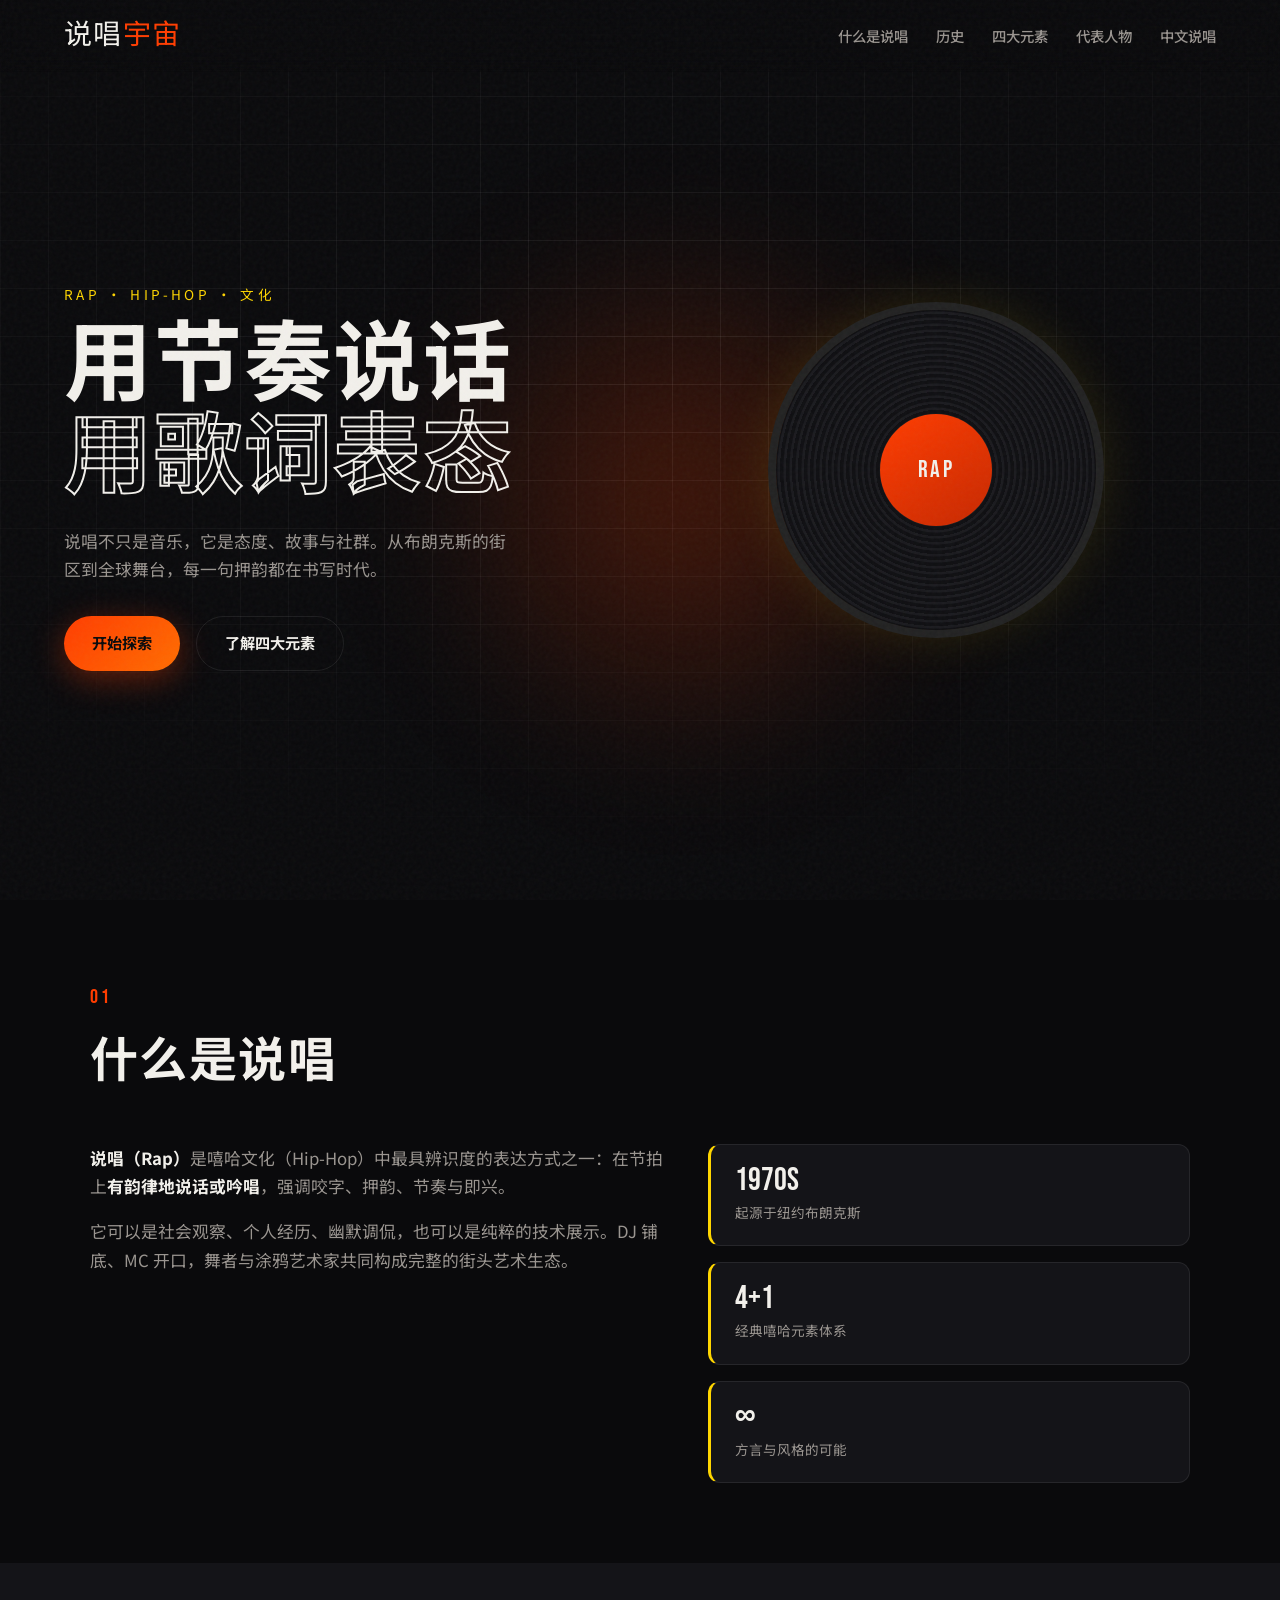
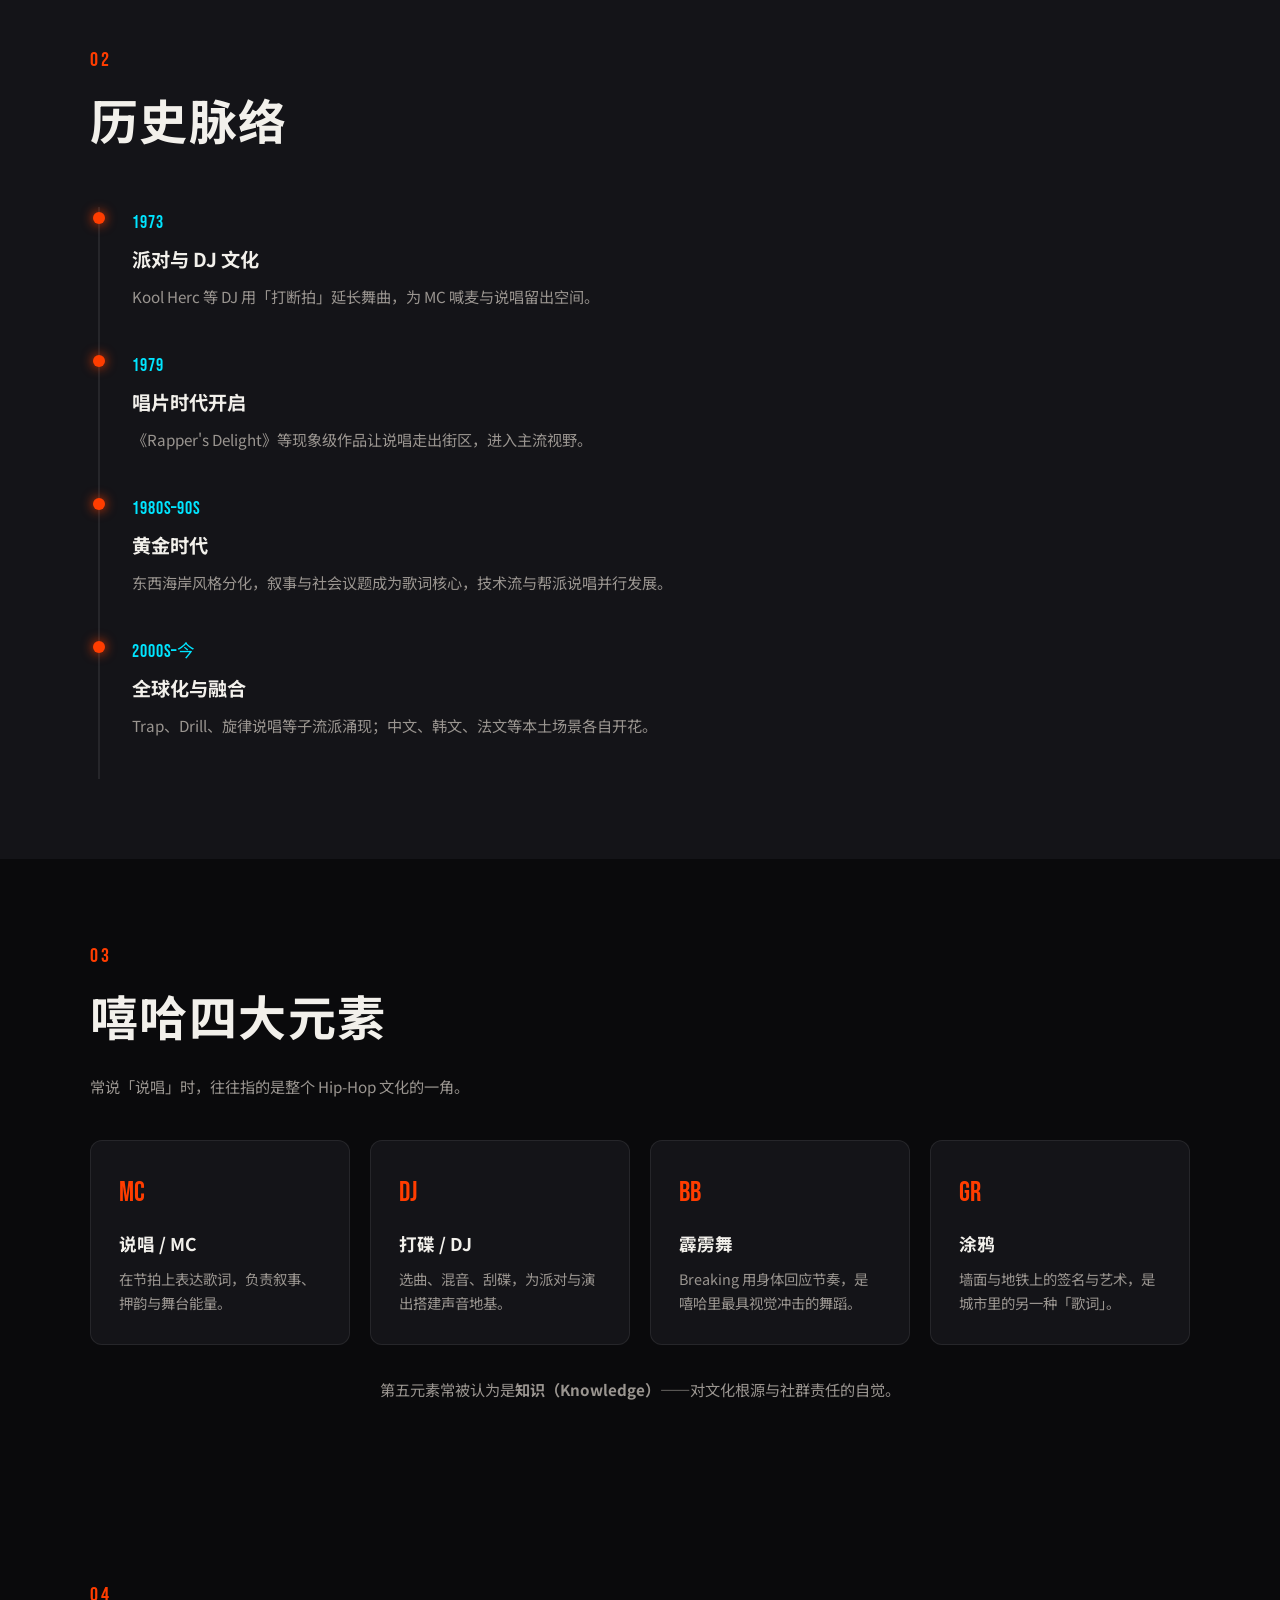
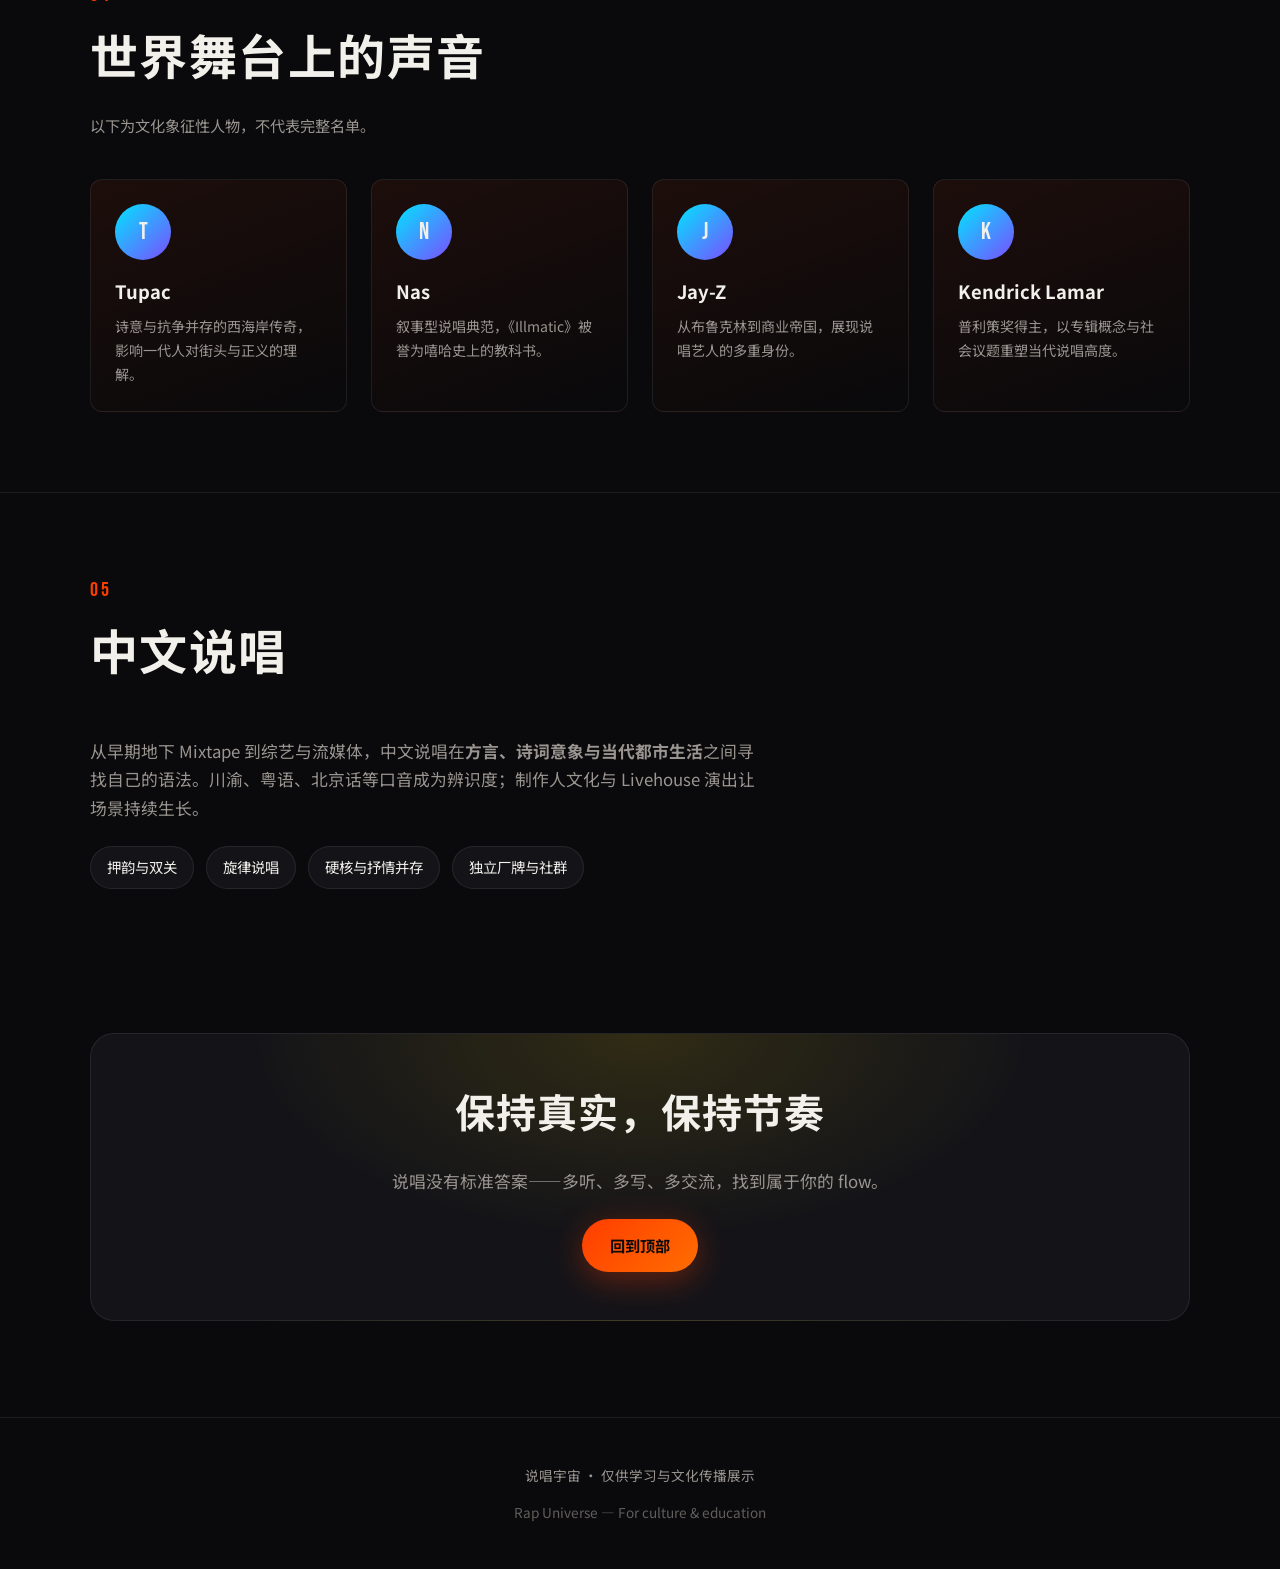
<file: index.html>
<!DOCTYPE html>
<html lang="zh-CN">
<head>
  <meta charset="UTF-8" />
  <meta name="viewport" content="width=device-width, initial-scale=1.0" />
  <meta name="description" content="探索说唱文化——从街头到舞台，节奏、歌词与态度。" />
  <title>说唱宇宙 | Rap Universe</title>
  <link rel="preconnect" href="https://fonts.googleapis.com" />
  <link rel="preconnect" href="https://fonts.gstatic.com" crossorigin />
  <link href="https://fonts.googleapis.com/css2?family=Bebas+Neue&family=Noto+Sans+SC:wght@400;500;700;900&display=swap" rel="stylesheet" />
  <link rel="stylesheet" href="styles.css" />
</head>
<body>
  <div class="noise" aria-hidden="true"></div>

  <header class="site-header">
    <a class="logo" href="#top">说唱<span>宇宙</span></a>
    <nav class="nav" aria-label="主导航">
      <a href="#about">什么是说唱</a>
      <a href="#history">历史</a>
      <a href="#elements">四大元素</a>
      <a href="#artists">代表人物</a>
      <a href="#china">中文说唱</a>
    </nav>
    <button class="nav-toggle" type="button" aria-label="打开菜单" aria-expanded="false">
      <span></span><span></span><span></span>
    </button>
  </header>

  <main id="top">
    <section class="hero">
      <div class="hero-bg">
        <div class="hero-grid"></div>
        <div class="hero-glow"></div>
      </div>
      <div class="hero-content">
        <p class="hero-tag">RAP · HIP-HOP · 文化</p>
        <h1>用节奏说话<br /><span class="outline">用歌词表态</span></h1>
        <p class="hero-lead">
          说唱不只是音乐，它是态度、故事与社群。从布朗克斯的街区到全球舞台，每一句押韵都在书写时代。
        </p>
        <div class="hero-actions">
          <a class="btn btn-primary" href="#about">开始探索</a>
          <a class="btn btn-ghost" href="#elements">了解四大元素</a>
        </div>
      </div>
      <div class="hero-visual" aria-hidden="true">
        <div class="vinyl">
          <div class="vinyl-label">RAP</div>
        </div>
      </div>
    </section>

    <section id="about" class="section about">
      <div class="container">
        <div class="section-head">
          <span class="section-num">01</span>
          <h2>什么是说唱</h2>
        </div>
        <div class="about-grid">
          <div class="about-text">
            <p>
              <strong>说唱（Rap）</strong>是嘻哈文化（Hip-Hop）中最具辨识度的表达方式之一：在节拍上<strong>有韵律地说话或吟唱</strong>，强调咬字、押韵、节奏与即兴。
            </p>
            <p>
              它可以是社会观察、个人经历、幽默调侃，也可以是纯粹的技术展示。DJ 铺底、MC 开口，舞者与涂鸦艺术家共同构成完整的街头艺术生态。
            </p>
          </div>
          <ul class="stat-cards">
            <li>
              <span class="stat-value">1970s</span>
              <span class="stat-label">起源于纽约布朗克斯</span>
            </li>
            <li>
              <span class="stat-value">4+1</span>
              <span class="stat-label">经典嘻哈元素体系</span>
            </li>
            <li>
              <span class="stat-value">∞</span>
              <span class="stat-label">方言与风格的可能</span>
            </li>
          </ul>
        </div>
      </div>
    </section>

    <section id="history" class="section history">
      <div class="container">
        <div class="section-head">
          <span class="section-num">02</span>
          <h2>历史脉络</h2>
        </div>
        <ol class="timeline">
          <li>
            <time>1973</time>
            <h3>派对与 DJ 文化</h3>
            <p>Kool Herc 等 DJ 用「打断拍」延长舞曲，为 MC 喊麦与说唱留出空间。</p>
          </li>
          <li>
            <time>1979</time>
            <h3>唱片时代开启</h3>
            <p>《Rapper's Delight》等现象级作品让说唱走出街区，进入主流视野。</p>
          </li>
          <li>
            <time>1980s–90s</time>
            <h3>黄金时代</h3>
            <p>东西海岸风格分化，叙事与社会议题成为歌词核心，技术流与帮派说唱并行发展。</p>
          </li>
          <li>
            <time>2000s–今</time>
            <h3>全球化与融合</h3>
            <p>Trap、Drill、旋律说唱等子流派涌现；中文、韩文、法文等本土场景各自开花。</p>
          </li>
        </ol>
      </div>
    </section>

    <section id="elements" class="section elements">
      <div class="container">
        <div class="section-head">
          <span class="section-num">03</span>
          <h2>嘻哈四大元素</h2>
          <p class="section-sub">常说「说唱」时，往往指的是整个 Hip-Hop 文化的一角。</p>
        </div>
        <div class="cards">
          <article class="card">
            <div class="card-icon">MC</div>
            <h3>说唱 / MC</h3>
            <p>在节拍上表达歌词，负责叙事、押韵与舞台能量。</p>
          </article>
          <article class="card">
            <div class="card-icon">DJ</div>
            <h3>打碟 / DJ</h3>
            <p>选曲、混音、刮碟，为派对与演出搭建声音地基。</p>
          </article>
          <article class="card">
            <div class="card-icon">BB</div>
            <h3>霹雳舞</h3>
            <p>Breaking 用身体回应节奏，是嘻哈里最具视觉冲击的舞蹈。</p>
          </article>
          <article class="card">
            <div class="card-icon">GR</div>
            <h3>涂鸦</h3>
            <p>墙面与地铁上的签名与艺术，是城市里的另一种「歌词」。</p>
          </article>
        </div>
        <p class="elements-note">第五元素常被认为是<strong>知识（Knowledge）</strong>——对文化根源与社群责任的自觉。</p>
      </div>
    </section>

    <section id="artists" class="section artists">
      <div class="container">
        <div class="section-head">
          <span class="section-num">04</span>
          <h2>世界舞台上的声音</h2>
          <p class="section-sub">以下为文化象征性人物，不代表完整名单。</p>
        </div>
        <div class="artist-grid">
          <figure class="artist">
            <div class="artist-avatar" data-initial="T">T</div>
            <figcaption>
              <h3>Tupac</h3>
              <p>诗意与抗争并存的西海岸传奇，影响一代人对街头与正义的理解。</p>
            </figcaption>
          </figure>
          <figure class="artist">
            <div class="artist-avatar" data-initial="N">N</div>
            <figcaption>
              <h3>Nas</h3>
              <p>叙事型说唱典范，《Illmatic》被誉为嘻哈史上的教科书。</p>
            </figcaption>
          </figure>
          <figure class="artist">
            <div class="artist-avatar" data-initial="J">J</div>
            <figcaption>
              <h3>Jay-Z</h3>
              <p>从布鲁克林到商业帝国，展现说唱艺人的多重身份。</p>
            </figcaption>
          </figure>
          <figure class="artist">
            <div class="artist-avatar" data-initial="K">K</div>
            <figcaption>
              <h3>Kendrick Lamar</h3>
              <p>普利策奖得主，以专辑概念与社会议题重塑当代说唱高度。</p>
            </figcaption>
          </figure>
        </div>
      </div>
    </section>

    <section id="china" class="section china">
      <div class="container">
        <div class="section-head">
          <span class="section-num">05</span>
          <h2>中文说唱</h2>
        </div>
        <div class="china-content">
          <p>
            从早期地下 Mixtape 到综艺与流媒体，中文说唱在<strong>方言、诗词意象与当代都市生活</strong>之间寻找自己的语法。川渝、粤语、北京话等口音成为辨识度；制作人文化与 Livehouse 演出让场景持续生长。
          </p>
          <ul class="pill-list">
            <li>押韵与双关</li>
            <li>旋律说唱</li>
            <li>硬核与抒情并存</li>
            <li>独立厂牌与社群</li>
          </ul>
        </div>
      </div>
    </section>

    <section class="section cta">
      <div class="container cta-inner">
        <h2>保持真实，保持节奏</h2>
        <p>说唱没有标准答案——多听、多写、多交流，找到属于你的 flow。</p>
        <a class="btn btn-primary" href="#top">回到顶部</a>
      </div>
    </section>
  </main>

  <footer class="site-footer">
    <p>说唱宇宙 · 仅供学习与文化传播展示</p>
    <p class="footer-en">Rap Universe — For culture &amp; education</p>
  </footer>

  <script src="script.js"></script>
</body>
</html>
</file>
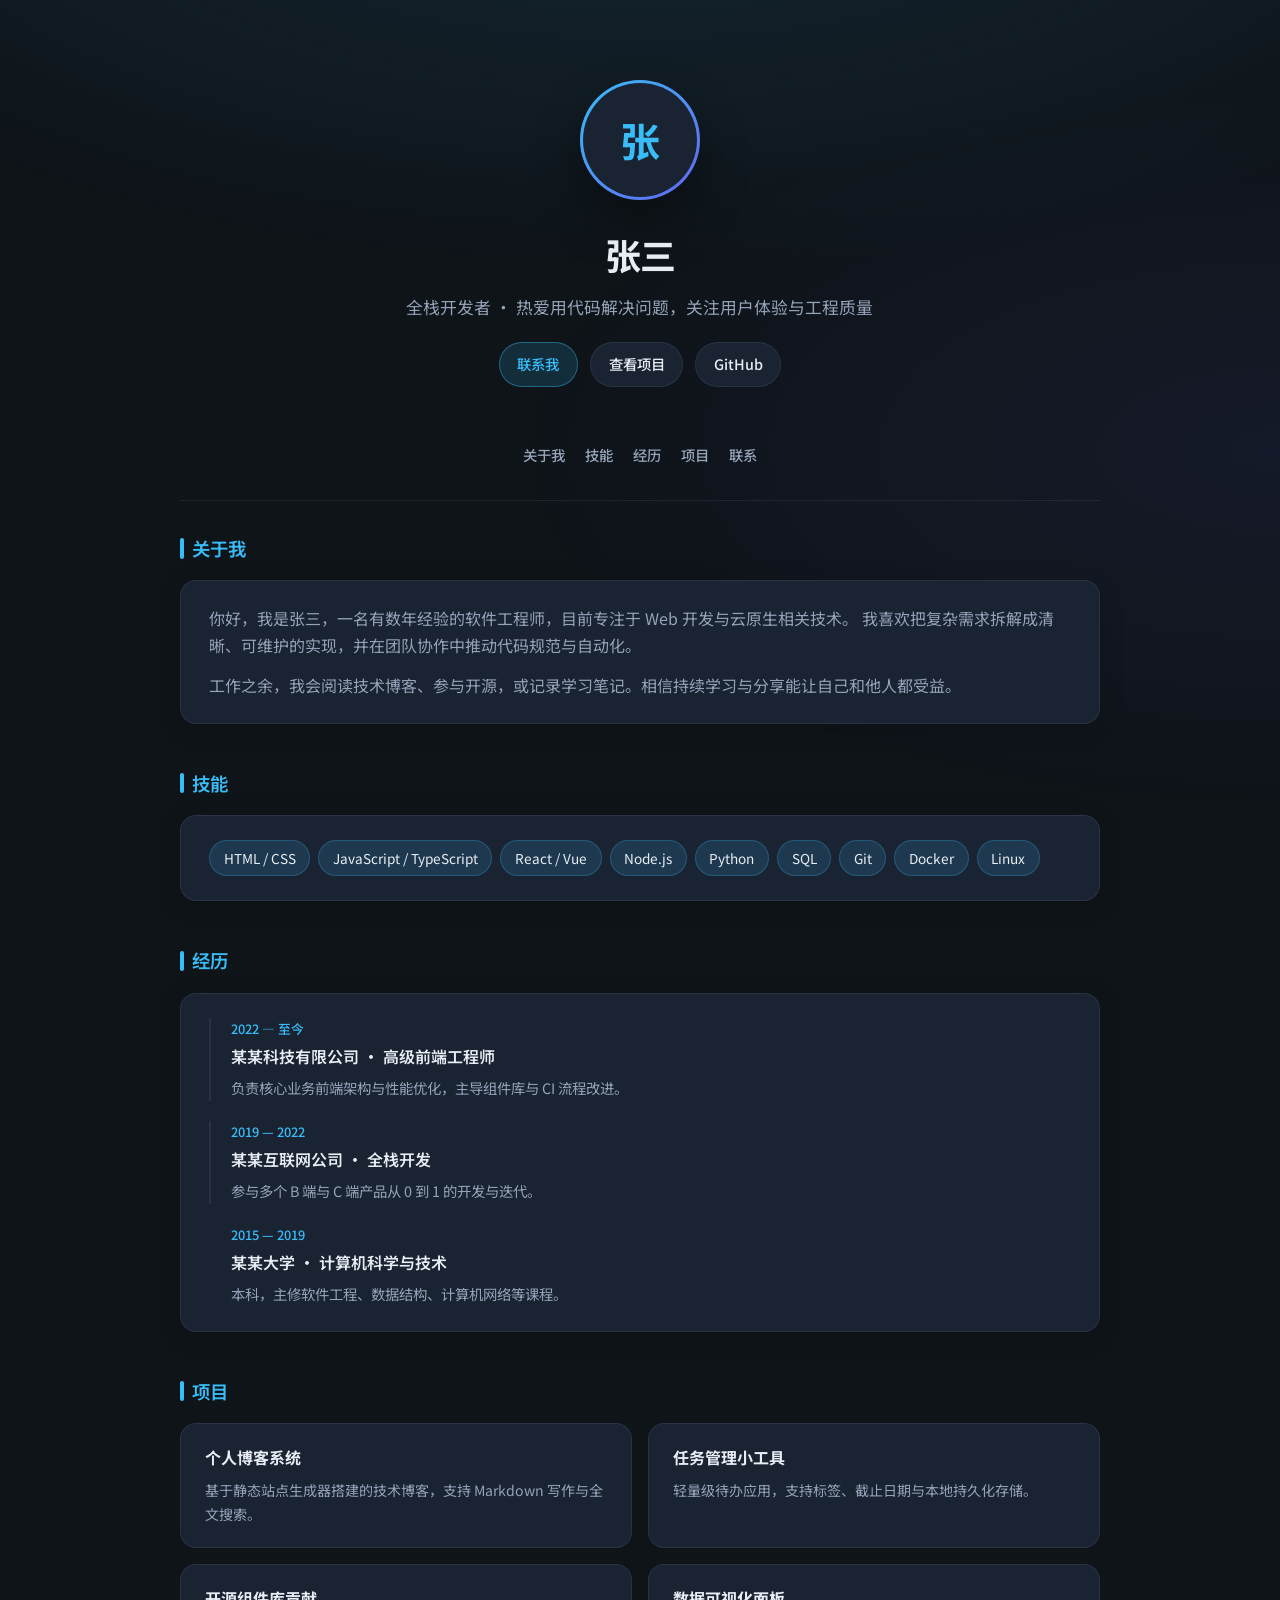
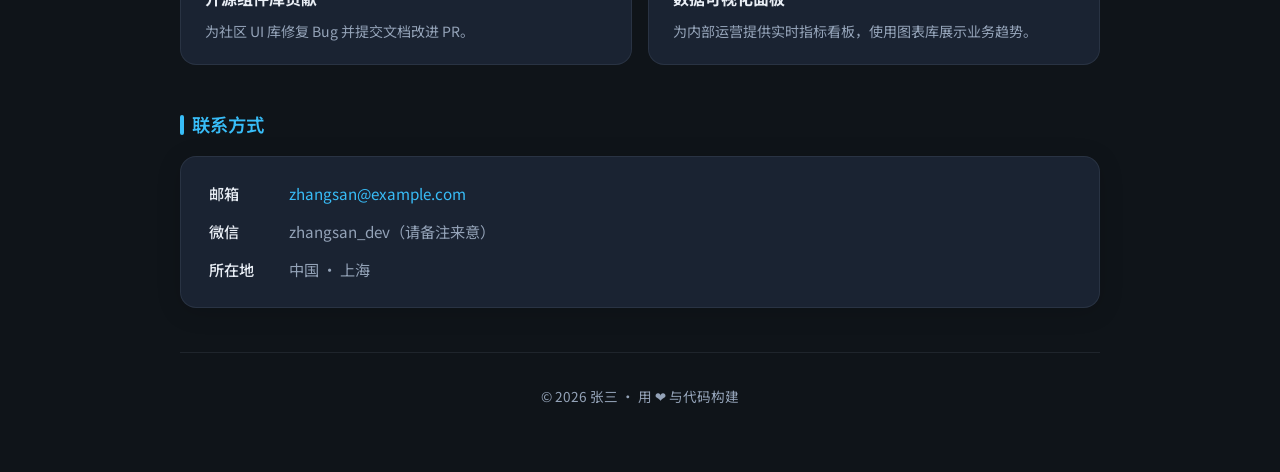
<file: personal-profile.html>
<!DOCTYPE html>
<html lang="zh-CN">
<head>
  <meta charset="UTF-8" />
  <meta name="viewport" content="width=device-width, initial-scale=1.0" />
  <meta name="description" content="个人简介 — 关于我、技能与联系方式" />
  <title>个人简介 | 张三</title>
  <link rel="preconnect" href="https://fonts.googleapis.com" />
  <link rel="preconnect" href="https://fonts.gstatic.com" crossorigin />
  <link href="https://fonts.googleapis.com/css2?family=Noto+Sans+SC:wght@400;500;600;700&display=swap" rel="stylesheet" />
  <style>
    :root {
      --bg: #0f1419;
      --surface: #1a2332;
      --surface-hover: #243044;
      --text: #e8edf4;
      --text-muted: #94a3b8;
      --accent: #38bdf8;
      --accent-soft: rgba(56, 189, 248, 0.15);
      --border: rgba(148, 163, 184, 0.12);
      --radius: 16px;
      --shadow: 0 24px 48px rgba(0, 0, 0, 0.35);
      --max-width: 960px;
    }

    * {
      box-sizing: border-box;
      margin: 0;
      padding: 0;
    }

    html {
      scroll-behavior: smooth;
    }

    body {
      font-family: "Noto Sans SC", system-ui, sans-serif;
      background: var(--bg);
      color: var(--text);
      line-height: 1.7;
      min-height: 100vh;
    }

    body::before {
      content: "";
      position: fixed;
      inset: 0;
      background:
        radial-gradient(ellipse 80% 50% at 50% -20%, rgba(56, 189, 248, 0.12), transparent),
        radial-gradient(ellipse 60% 40% at 100% 50%, rgba(99, 102, 241, 0.08), transparent);
      pointer-events: none;
      z-index: -1;
    }

    a {
      color: var(--accent);
      text-decoration: none;
      transition: opacity 0.2s;
    }

    a:hover {
      opacity: 0.85;
      text-decoration: underline;
    }

    .wrap {
      max-width: var(--max-width);
      margin: 0 auto;
      padding: 2rem 1.25rem 4rem;
    }

    /* Header / Hero */
    .hero {
      text-align: center;
      padding: 3rem 0 2.5rem;
    }

    .avatar {
      width: 120px;
      height: 120px;
      margin: 0 auto 1.5rem;
      border-radius: 50%;
      background: linear-gradient(135deg, var(--accent), #6366f1);
      padding: 3px;
      box-shadow: var(--shadow);
    }

    .avatar-inner {
      width: 100%;
      height: 100%;
      border-radius: 50%;
      background: var(--surface);
      display: flex;
      align-items: center;
      justify-content: center;
      font-size: 2.5rem;
      font-weight: 700;
      color: var(--accent);
    }

    .hero h1 {
      font-size: clamp(1.75rem, 4vw, 2.25rem);
      font-weight: 700;
      letter-spacing: -0.02em;
      margin-bottom: 0.5rem;
    }

    .hero .tagline {
      color: var(--text-muted);
      font-size: 1.05rem;
      max-width: 28em;
      margin: 0 auto 1.25rem;
    }

    .hero-links {
      display: flex;
      flex-wrap: wrap;
      gap: 0.75rem;
      justify-content: center;
    }

    .btn {
      display: inline-flex;
      align-items: center;
      gap: 0.4rem;
      padding: 0.6rem 1.1rem;
      border-radius: 999px;
      font-size: 0.9rem;
      font-weight: 500;
      border: 1px solid var(--border);
      background: var(--surface);
      color: var(--text);
      text-decoration: none;
      transition: background 0.2s, border-color 0.2s, transform 0.15s;
    }

    .btn:hover {
      background: var(--surface-hover);
      border-color: rgba(56, 189, 248, 0.35);
      text-decoration: none;
      transform: translateY(-1px);
    }

    .btn-primary {
      background: var(--accent-soft);
      border-color: rgba(56, 189, 248, 0.4);
      color: var(--accent);
    }

    /* Nav */
    nav {
      display: flex;
      flex-wrap: wrap;
      gap: 0.5rem 1.25rem;
      justify-content: center;
      padding: 1rem 0 2rem;
      border-bottom: 1px solid var(--border);
      margin-bottom: 2rem;
    }

    nav a {
      color: var(--text-muted);
      font-size: 0.9rem;
      font-weight: 500;
      text-decoration: none;
    }

    nav a:hover {
      color: var(--accent);
      text-decoration: none;
    }

    /* Sections */
    section {
      margin-bottom: 2.75rem;
    }

    section h2 {
      font-size: 1.15rem;
      font-weight: 600;
      color: var(--accent);
      margin-bottom: 1rem;
      display: flex;
      align-items: center;
      gap: 0.5rem;
    }

    section h2::before {
      content: "";
      width: 4px;
      height: 1.1em;
      background: var(--accent);
      border-radius: 2px;
    }

    .card {
      background: var(--surface);
      border: 1px solid var(--border);
      border-radius: var(--radius);
      padding: 1.5rem 1.75rem;
      box-shadow: 0 4px 24px rgba(0, 0, 0, 0.15);
    }

    .card p {
      color: var(--text-muted);
    }

    .card p + p {
      margin-top: 0.75rem;
    }

    /* Skills */
    .skills {
      display: flex;
      flex-wrap: wrap;
      gap: 0.5rem;
    }

    .skill-tag {
      padding: 0.35rem 0.85rem;
      background: var(--accent-soft);
      border: 1px solid rgba(56, 189, 248, 0.25);
      border-radius: 999px;
      font-size: 0.85rem;
      color: var(--text);
    }

    /* Timeline */
    .timeline {
      list-style: none;
      display: flex;
      flex-direction: column;
      gap: 1.25rem;
    }

    .timeline li {
      position: relative;
      padding-left: 1.25rem;
      border-left: 2px solid var(--border);
    }

    .timeline li:last-child {
      border-left-color: transparent;
    }

    .timeline .time {
      font-size: 0.8rem;
      color: var(--accent);
      font-weight: 500;
      margin-bottom: 0.25rem;
    }

    .timeline h3 {
      font-size: 1rem;
      font-weight: 600;
      margin-bottom: 0.35rem;
    }

    .timeline p {
      font-size: 0.9rem;
      color: var(--text-muted);
    }

    /* Projects */
    .project-grid {
      display: grid;
      gap: 1rem;
    }

    @media (min-width: 600px) {
      .project-grid {
        grid-template-columns: repeat(2, 1fr);
      }
    }

    .project-card {
      background: var(--surface);
      border: 1px solid var(--border);
      border-radius: var(--radius);
      padding: 1.25rem 1.5rem;
      transition: border-color 0.2s, transform 0.15s;
    }

    .project-card:hover {
      border-color: rgba(56, 189, 248, 0.3);
      transform: translateY(-2px);
    }

    .project-card h3 {
      font-size: 1rem;
      margin-bottom: 0.5rem;
    }

    .project-card p {
      font-size: 0.88rem;
      color: var(--text-muted);
    }

    /* Contact */
    .contact-list {
      list-style: none;
      display: flex;
      flex-direction: column;
      gap: 0.75rem;
    }

    .contact-list li {
      display: flex;
      align-items: center;
      gap: 0.75rem;
      color: var(--text-muted);
      font-size: 0.95rem;
    }

    .contact-list strong {
      color: var(--text);
      min-width: 4.5em;
      font-weight: 500;
    }

    footer {
      text-align: center;
      padding-top: 2rem;
      color: var(--text-muted);
      font-size: 0.85rem;
      border-top: 1px solid var(--border);
    }
  </style>
</head>
<body>
  <div class="wrap">
    <header class="hero">
      <div class="avatar" role="img" aria-label="头像">
        <div class="avatar-inner">张</div>
        <!-- 可替换为图片: <img src="your-photo.jpg" alt="张三" style="width:100%;height:100%;border-radius:50%;object-fit:cover;" /> -->
      </div>
      <h1>张三</h1>
      <p class="tagline">全栈开发者 · 热爱用代码解决问题，关注用户体验与工程质量</p>
      <div class="hero-links">
        <a class="btn btn-primary" href="mailto:zhangsan@example.com">联系我</a>
        <a class="btn" href="#projects">查看项目</a>
        <a class="btn" href="https://github.com" target="_blank" rel="noopener noreferrer">GitHub</a>
      </div>
    </header>

    <nav aria-label="页面导航">
      <a href="#about">关于我</a>
      <a href="#skills">技能</a>
      <a href="#experience">经历</a>
      <a href="#projects">项目</a>
      <a href="#contact">联系</a>
    </nav>

    <main>
      <section id="about">
        <h2>关于我</h2>
        <div class="card">
          <p>
            你好，我是张三，一名有数年经验的软件工程师，目前专注于 Web 开发与云原生相关技术。
            我喜欢把复杂需求拆解成清晰、可维护的实现，并在团队协作中推动代码规范与自动化。
          </p>
          <p>
            工作之余，我会阅读技术博客、参与开源，或记录学习笔记。相信持续学习与分享能让自己和他人都受益。
          </p>
        </div>
      </section>

      <section id="skills">
        <h2>技能</h2>
        <div class="card">
          <div class="skills">
            <span class="skill-tag">HTML / CSS</span>
            <span class="skill-tag">JavaScript / TypeScript</span>
            <span class="skill-tag">React / Vue</span>
            <span class="skill-tag">Node.js</span>
            <span class="skill-tag">Python</span>
            <span class="skill-tag">SQL</span>
            <span class="skill-tag">Git</span>
            <span class="skill-tag">Docker</span>
            <span class="skill-tag">Linux</span>
          </div>
        </div>
      </section>

      <section id="experience">
        <h2>经历</h2>
        <div class="card">
          <ul class="timeline">
            <li>
              <div class="time">2022 — 至今</div>
              <h3>某某科技有限公司 · 高级前端工程师</h3>
              <p>负责核心业务前端架构与性能优化，主导组件库与 CI 流程改进。</p>
            </li>
            <li>
              <div class="time">2019 — 2022</div>
              <h3>某某互联网公司 · 全栈开发</h3>
              <p>参与多个 B 端与 C 端产品从 0 到 1 的开发与迭代。</p>
            </li>
            <li>
              <div class="time">2015 — 2019</div>
              <h3>某某大学 · 计算机科学与技术</h3>
              <p>本科，主修软件工程、数据结构、计算机网络等课程。</p>
            </li>
          </ul>
        </div>
      </section>

      <section id="projects">
        <h2>项目</h2>
        <div class="project-grid">
          <article class="project-card">
            <h3>个人博客系统</h3>
            <p>基于静态站点生成器搭建的技术博客，支持 Markdown 写作与全文搜索。</p>
          </article>
          <article class="project-card">
            <h3>任务管理小工具</h3>
            <p>轻量级待办应用，支持标签、截止日期与本地持久化存储。</p>
          </article>
          <article class="project-card">
            <h3>开源组件库贡献</h3>
            <p>为社区 UI 库修复 Bug 并提交文档改进 PR。</p>
          </article>
          <article class="project-card">
            <h3>数据可视化面板</h3>
            <p>为内部运营提供实时指标看板，使用图表库展示业务趋势。</p>
          </article>
        </div>
      </section>

      <section id="contact">
        <h2>联系方式</h2>
        <div class="card">
          <ul class="contact-list">
            <li><strong>邮箱</strong> <a href="mailto:zhangsan@example.com">zhangsan@example.com</a></li>
            <li><strong>微信</strong> zhangsan_dev（请备注来意）</li>
            <li><strong>所在地</strong> 中国 · 上海</li>
          </ul>
        </div>
      </section>
    </main>

    <footer>
      <p>© 2026 张三 · 用 ❤️ 与代码构建</p>
    </footer>
  </div>
</body>
</html>
</file>
<file: styles.css>
:root {
  --bg: #0a0a0c;
  --bg-elevated: #141418;
  --text: #f2f0eb;
  --text-muted: #9a9590;
  --accent: #ff3d00;
  --accent-2: #ffd600;
  --accent-3: #00e5ff;
  --border: rgba(255, 255, 255, 0.08);
  --font-display: "Bebas Neue", "Noto Sans SC", sans-serif;
  --font-body: "Noto Sans SC", system-ui, sans-serif;
  --radius: 12px;
  --header-h: 72px;
}

*,
*::before,
*::after {
  box-sizing: border-box;
}

html {
  scroll-behavior: smooth;
}

body {
  margin: 0;
  font-family: var(--font-body);
  font-size: 1.05rem;
  line-height: 1.7;
  color: var(--text);
  background: var(--bg);
  overflow-x: hidden;
}

.noise {
  pointer-events: none;
  position: fixed;
  inset: 0;
  z-index: 1000;
  opacity: 0.04;
  background-image: url("data:image/svg+xml,%3Csvg viewBox='0 0 256 256' xmlns='http://www.w3.org/2000/svg'%3E%3Cfilter id='n'%3E%3CfeTurbulence type='fractalNoise' baseFrequency='0.9' numOctaves='4' stitchTiles='stitch'/%3E%3C/filter%3E%3Crect width='100%25' height='100%25' filter='url(%23n)'/%3E%3C/svg%3E");
}

a {
  color: var(--accent-3);
  text-decoration: none;
}

a:hover {
  text-decoration: underline;
}

.container {
  width: min(1100px, 92vw);
  margin-inline: auto;
}

/* Header */
.site-header {
  position: fixed;
  top: 0;
  left: 0;
  right: 0;
  z-index: 100;
  height: var(--header-h);
  display: flex;
  align-items: center;
  justify-content: space-between;
  padding: 0 5vw;
  background: linear-gradient(to bottom, rgba(10, 10, 12, 0.95), transparent);
  backdrop-filter: blur(8px);
}

.logo {
  font-family: var(--font-display);
  font-size: 1.75rem;
  letter-spacing: 0.05em;
  color: var(--text);
  text-decoration: none;
}

.logo span {
  color: var(--accent);
}

.nav {
  display: flex;
  gap: 1.75rem;
}

.nav a {
  color: var(--text-muted);
  font-size: 0.9rem;
  font-weight: 500;
  text-decoration: none;
  transition: color 0.2s;
}

.nav a:hover {
  color: var(--text);
  text-decoration: none;
}

.nav-toggle {
  display: none;
  flex-direction: column;
  gap: 6px;
  background: none;
  border: none;
  cursor: pointer;
  padding: 8px;
}

.nav-toggle span {
  display: block;
  width: 24px;
  height: 2px;
  background: var(--text);
}

/* Hero */
.hero {
  position: relative;
  min-height: 100vh;
  display: grid;
  grid-template-columns: 1fr 1fr;
  align-items: center;
  gap: 2rem;
  padding: calc(var(--header-h) + 2rem) 5vw 4rem;
}

.hero-bg {
  position: absolute;
  inset: 0;
  z-index: -1;
}

.hero-grid {
  position: absolute;
  inset: 0;
  background-image:
    linear-gradient(var(--border) 1px, transparent 1px),
    linear-gradient(90deg, var(--border) 1px, transparent 1px);
  background-size: 48px 48px;
  mask-image: radial-gradient(ellipse 80% 60% at 50% 40%, black, transparent);
}

.hero-glow {
  position: absolute;
  top: 20%;
  left: 30%;
  width: 50vw;
  height: 50vw;
  max-width: 600px;
  background: radial-gradient(circle, rgba(255, 61, 0, 0.25), transparent 65%);
  filter: blur(60px);
}

.hero-tag {
  font-size: 0.85rem;
  letter-spacing: 0.25em;
  text-transform: uppercase;
  color: var(--accent-2);
  margin-bottom: 1rem;
}

.hero h1 {
  font-family: var(--font-display);
  font-size: clamp(3rem, 8vw, 5.5rem);
  line-height: 1.05;
  margin: 0 0 1.25rem;
  letter-spacing: 0.02em;
}

.hero h1 .outline {
  display: inline-block;
  color: transparent;
  -webkit-text-stroke: 2px var(--text);
  text-stroke: 2px var(--text);
}

.hero-lead {
  max-width: 28rem;
  color: var(--text-muted);
  margin-bottom: 2rem;
}

.hero-actions {
  display: flex;
  flex-wrap: wrap;
  gap: 1rem;
}

.btn {
  display: inline-flex;
  align-items: center;
  justify-content: center;
  padding: 0.85rem 1.75rem;
  font-weight: 700;
  font-size: 0.95rem;
  border-radius: 999px;
  text-decoration: none;
  transition: transform 0.2s, box-shadow 0.2s;
}

.btn:hover {
  text-decoration: none;
  transform: translateY(-2px);
}

.btn-primary {
  background: linear-gradient(135deg, var(--accent), #ff6d00);
  color: #0a0a0c;
  box-shadow: 0 8px 32px rgba(255, 61, 0, 0.35);
}

.btn-ghost {
  border: 1px solid var(--border);
  color: var(--text);
}

.hero-visual {
  display: flex;
  justify-content: center;
  align-items: center;
}

.vinyl {
  width: min(320px, 70vw);
  aspect-ratio: 1;
  border-radius: 50%;
  background:
    repeating-radial-gradient(
      circle at center,
      #1a1a1e 0,
      #1a1a1e 2px,
      #0f0f12 3px,
      #0f0f12 6px
    );
  box-shadow:
    0 0 0 8px #222,
    0 0 60px rgba(255, 214, 0, 0.15);
  animation: spin 12s linear infinite;
  display: flex;
  align-items: center;
  justify-content: center;
}

.vinyl-label {
  width: 35%;
  aspect-ratio: 1;
  border-radius: 50%;
  background: linear-gradient(145deg, var(--accent), #c62800);
  display: flex;
  align-items: center;
  justify-content: center;
  font-family: var(--font-display);
  font-size: 1.5rem;
  letter-spacing: 0.1em;
  animation: spin 12s linear infinite reverse;
}

@keyframes spin {
  to {
    transform: rotate(360deg);
  }
}

/* Sections */
.section {
  padding: 5rem 0;
}

.section-head {
  margin-bottom: 2.5rem;
}

.section-num {
  display: block;
  font-family: var(--font-display);
  font-size: 1.25rem;
  color: var(--accent);
  letter-spacing: 0.15em;
  margin-bottom: 0.5rem;
}

.section h2 {
  font-family: var(--font-display);
  font-size: clamp(2rem, 5vw, 3rem);
  margin: 0;
  letter-spacing: 0.03em;
}

.section-sub {
  color: var(--text-muted);
  margin-top: 0.75rem;
  font-size: 0.95rem;
}

.about-grid {
  display: grid;
  grid-template-columns: 1.2fr 1fr;
  gap: 2.5rem;
  align-items: start;
}

.about-text p {
  margin-top: 0;
  color: var(--text-muted);
}

.about-text strong {
  color: var(--text);
}

.stat-cards {
  list-style: none;
  margin: 0;
  padding: 0;
  display: flex;
  flex-direction: column;
  gap: 1rem;
}

.stat-cards li {
  padding: 1.25rem 1.5rem;
  background: var(--bg-elevated);
  border: 1px solid var(--border);
  border-radius: var(--radius);
  border-left: 3px solid var(--accent-2);
}

.stat-value {
  display: block;
  font-family: var(--font-display);
  font-size: 2rem;
  line-height: 1;
  color: var(--text);
}

.stat-label {
  font-size: 0.85rem;
  color: var(--text-muted);
}

/* Timeline */
.history {
  background: var(--bg-elevated);
}

.timeline {
  list-style: none;
  margin: 0;
  padding: 0;
  border-left: 2px solid var(--border);
  margin-left: 0.5rem;
}

.timeline li {
  position: relative;
  padding: 0 0 2.5rem 2rem;
}

.timeline li::before {
  content: "";
  position: absolute;
  left: -7px;
  top: 0.35rem;
  width: 12px;
  height: 12px;
  border-radius: 50%;
  background: var(--accent);
  box-shadow: 0 0 12px var(--accent);
}

.timeline time {
  font-family: var(--font-display);
  font-size: 1.1rem;
  color: var(--accent-3);
  letter-spacing: 0.05em;
}

.timeline h3 {
  margin: 0.35rem 0 0.5rem;
  font-size: 1.2rem;
}

.timeline p {
  margin: 0;
  color: var(--text-muted);
  font-size: 0.95rem;
}

/* Cards */
.cards {
  display: grid;
  grid-template-columns: repeat(auto-fit, minmax(220px, 1fr));
  gap: 1.25rem;
}

.card {
  padding: 1.75rem;
  background: var(--bg-elevated);
  border: 1px solid var(--border);
  border-radius: var(--radius);
  transition: border-color 0.25s, transform 0.25s;
}

.card:hover {
  border-color: rgba(255, 61, 0, 0.4);
  transform: translateY(-4px);
}

.card-icon {
  font-family: var(--font-display);
  font-size: 1.75rem;
  color: var(--accent);
  margin-bottom: 0.75rem;
}

.card h3 {
  margin: 0 0 0.5rem;
  font-size: 1.1rem;
}

.card p {
  margin: 0;
  font-size: 0.9rem;
  color: var(--text-muted);
}

.elements-note {
  margin-top: 2rem;
  text-align: center;
  color: var(--text-muted);
  font-size: 0.95rem;
}

/* Artists */
.artist-grid {
  display: grid;
  grid-template-columns: repeat(auto-fit, minmax(240px, 1fr));
  gap: 1.5rem;
}

.artist {
  margin: 0;
  padding: 1.5rem;
  background: linear-gradient(160deg, rgba(255, 61, 0, 0.08), transparent);
  border: 1px solid var(--border);
  border-radius: var(--radius);
}

.artist-avatar {
  width: 56px;
  height: 56px;
  border-radius: 50%;
  background: linear-gradient(135deg, var(--accent-3), #7c4dff);
  display: flex;
  align-items: center;
  justify-content: center;
  font-family: var(--font-display);
  font-size: 1.5rem;
  margin-bottom: 1rem;
}

.artist h3 {
  margin: 0 0 0.5rem;
  font-size: 1.15rem;
}

.artist p {
  margin: 0;
  font-size: 0.88rem;
  color: var(--text-muted);
}

/* China */
.china {
  border-top: 1px solid var(--border);
}

.china-content p {
  color: var(--text-muted);
  max-width: 42rem;
}

.pill-list {
  display: flex;
  flex-wrap: wrap;
  gap: 0.75rem;
  list-style: none;
  margin: 1.5rem 0 0;
  padding: 0;
}

.pill-list li {
  padding: 0.5rem 1rem;
  border-radius: 999px;
  border: 1px solid var(--border);
  font-size: 0.9rem;
  background: var(--bg-elevated);
}

/* CTA */
.cta {
  padding: 4rem 0 6rem;
}

.cta-inner {
  text-align: center;
  padding: 3rem 2rem;
  border-radius: calc(var(--radius) * 2);
  background:
    radial-gradient(ellipse at top, rgba(255, 214, 0, 0.12), transparent 50%),
    var(--bg-elevated);
  border: 1px solid var(--border);
}

.cta h2 {
  font-family: var(--font-display);
  font-size: clamp(1.75rem, 4vw, 2.5rem);
  margin: 0 0 0.75rem;
}

.cta p {
  color: var(--text-muted);
  margin-bottom: 1.5rem;
}

/* Footer */
.site-footer {
  padding: 2rem 5vw;
  text-align: center;
  border-top: 1px solid var(--border);
  color: var(--text-muted);
  font-size: 0.85rem;
}

.footer-en {
  opacity: 0.6;
  margin-top: 0.35rem;
}

/* Reveal animation */
.reveal {
  opacity: 0;
  transform: translateY(24px);
  transition: opacity 0.6s ease, transform 0.6s ease;
}

.reveal.visible {
  opacity: 1;
  transform: translateY(0);
}

/* Mobile */
@media (max-width: 900px) {
  .hero {
    grid-template-columns: 1fr;
    text-align: center;
  }

  .hero-lead {
    margin-inline: auto;
  }

  .hero-actions {
    justify-content: center;
  }

  .hero-visual {
    order: -1;
  }

  .about-grid {
    grid-template-columns: 1fr;
  }

  .nav {
    position: fixed;
    top: var(--header-h);
    right: 0;
    left: 0;
    flex-direction: column;
    padding: 1.5rem;
    background: var(--bg-elevated);
    border-bottom: 1px solid var(--border);
    transform: translateY(-120%);
    opacity: 0;
    pointer-events: none;
    transition: transform 0.3s, opacity 0.3s;
  }

  .nav.open {
    transform: translateY(0);
    opacity: 1;
    pointer-events: auto;
  }

  .nav-toggle {
    display: flex;
  }
}
</file>
